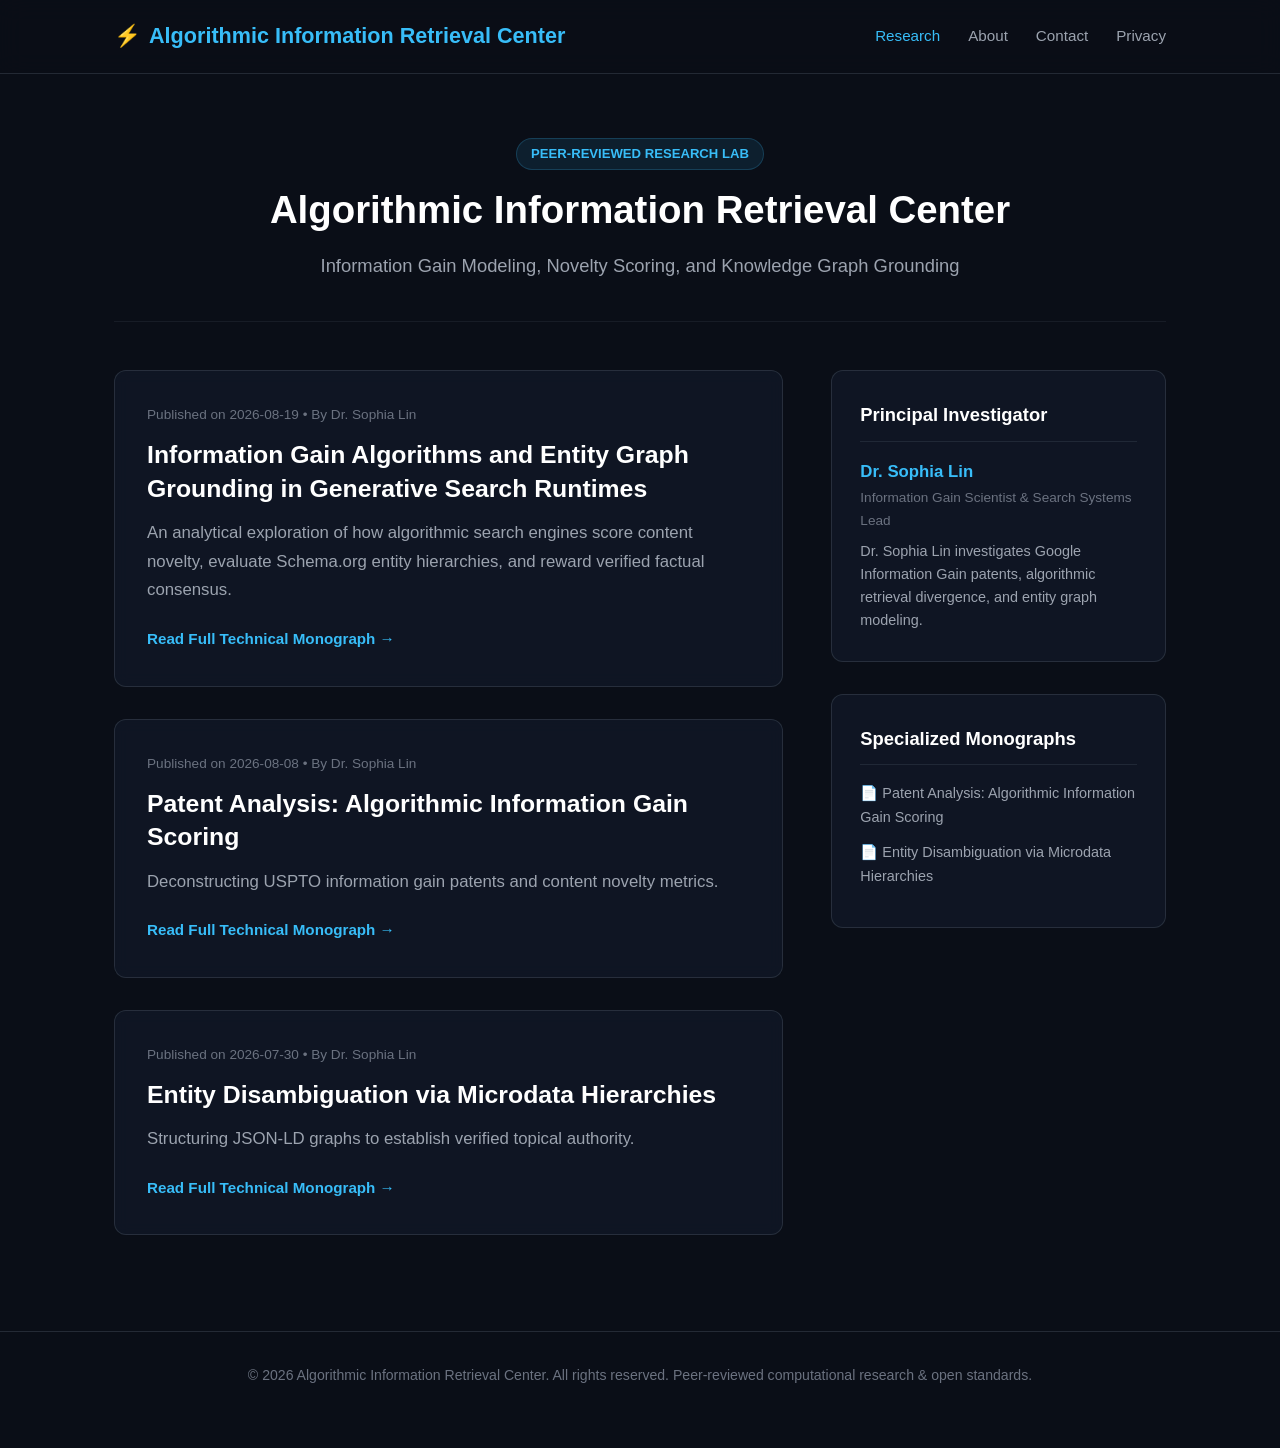
<file: index.html>
<!DOCTYPE html>
<html lang="en">
<head>
    <meta charset="UTF-8"><meta name="viewport" content="width=device-width, initial-scale=1.0">
    <title>Algorithmic Information Retrieval Center | Computational Systems Research</title>
    <meta name="description" content="Information Gain Modeling, Novelty Scoring, and Knowledge Graph Grounding">
    <link rel="stylesheet" href="styles.css">
    <script type="application/ld+json">
    { "@context": "https://schema.org", "@type": "Organization", "name": "Algorithmic Information Retrieval Center", "description": "Information Gain Modeling, Novelty Scoring, and Knowledge Graph Grounding" }
    </script>
</head>
<body>
    
    <header>
        <div class="container header-inner">
            <a href="index.html" class="logo-text">⚡ <span>Algorithmic Information Retrieval Center</span></a>
            <nav>
                <ul>
                    <li><a href="index.html" class="active">Research</a></li>
                    <li><a href="about.html" class="">About</a></li>
                    <li><a href="contact.html" class="">Contact</a></li>
                    <li><a href="privacy.html" class="">Privacy</a></li>
                </ul>
            </nav>
        </div>
    </header>
    
    <div class="container">
        <section class="hero">
            <span class="hero-tag">Peer-Reviewed Research Lab</span>
            <h1>Algorithmic Information Retrieval Center</h1>
            <p>Information Gain Modeling, Novelty Scoring, and Knowledge Graph Grounding</p>
        </section>
        <div class="layout-grid">
            <main>
        <article class="article-card">
            <div class="meta">Published on 2026-08-19 • By Dr. Sophia Lin</div>
            <h2><a href="information-gain-algorithms-entity-graph-grounding.html">Information Gain Algorithms and Entity Graph Grounding in Generative Search Runtimes</a></h2>
            <p>An analytical exploration of how algorithmic search engines score content novelty, evaluate Schema.org entity hierarchies, and reward verified factual consensus.</p>
            <a href="information-gain-algorithms-entity-graph-grounding.html" class="read-more">Read Full Technical Monograph →</a>
        </article>
        
        <article class="article-card">
            <div class="meta">Published on 2026-08-08 • By Dr. Sophia Lin</div>
            <h2><a href="patent-analysis-information-gain-scoring.html">Patent Analysis: Algorithmic Information Gain Scoring</a></h2>
            <p>Deconstructing USPTO information gain patents and content novelty metrics.</p>
            <a href="patent-analysis-information-gain-scoring.html" class="read-more">Read Full Technical Monograph →</a>
        </article>
        
        <article class="article-card">
            <div class="meta">Published on 2026-07-30 • By Dr. Sophia Lin</div>
            <h2><a href="entity-disambiguation-microdata-hierarchies.html">Entity Disambiguation via Microdata Hierarchies</a></h2>
            <p>Structuring JSON-LD graphs to establish verified topical authority.</p>
            <a href="entity-disambiguation-microdata-hierarchies.html" class="read-more">Read Full Technical Monograph →</a>
        </article>
        </main>
            
    <aside>
        <div class="sidebar-widget">
            <h3>Principal Investigator</h3>
            <div class="author-name">Dr. Sophia Lin</div>
            <div class="author-role">Information Gain Scientist & Search Systems Lead</div>
            <div class="author-desc">Dr. Sophia Lin investigates Google Information Gain patents, algorithmic retrieval divergence, and entity graph modeling.</div>
        </div>
        <div class="sidebar-widget">
            <h3>Specialized Monographs</h3>
            <ul style="list-style: none;"><li><a href="patent-analysis-information-gain-scoring.html" style="color: var(--text-secondary); text-decoration: none; font-size: 0.9rem; display: block; margin-bottom: 10px;">📄 Patent Analysis: Algorithmic Information Gain Scoring</a></li><li><a href="entity-disambiguation-microdata-hierarchies.html" style="color: var(--text-secondary); text-decoration: none; font-size: 0.9rem; display: block; margin-bottom: 10px;">📄 Entity Disambiguation via Microdata Hierarchies</a></li></ul>
        </div>
    </aside>
    
        </div>
    </div>
    
    <footer>
        <div class="container">
            <p>&copy; 2026 Algorithmic Information Retrieval Center. All rights reserved. Peer-reviewed computational research & open standards.</p>
        </div>
    </footer>
    
</body>
</html>
</file>
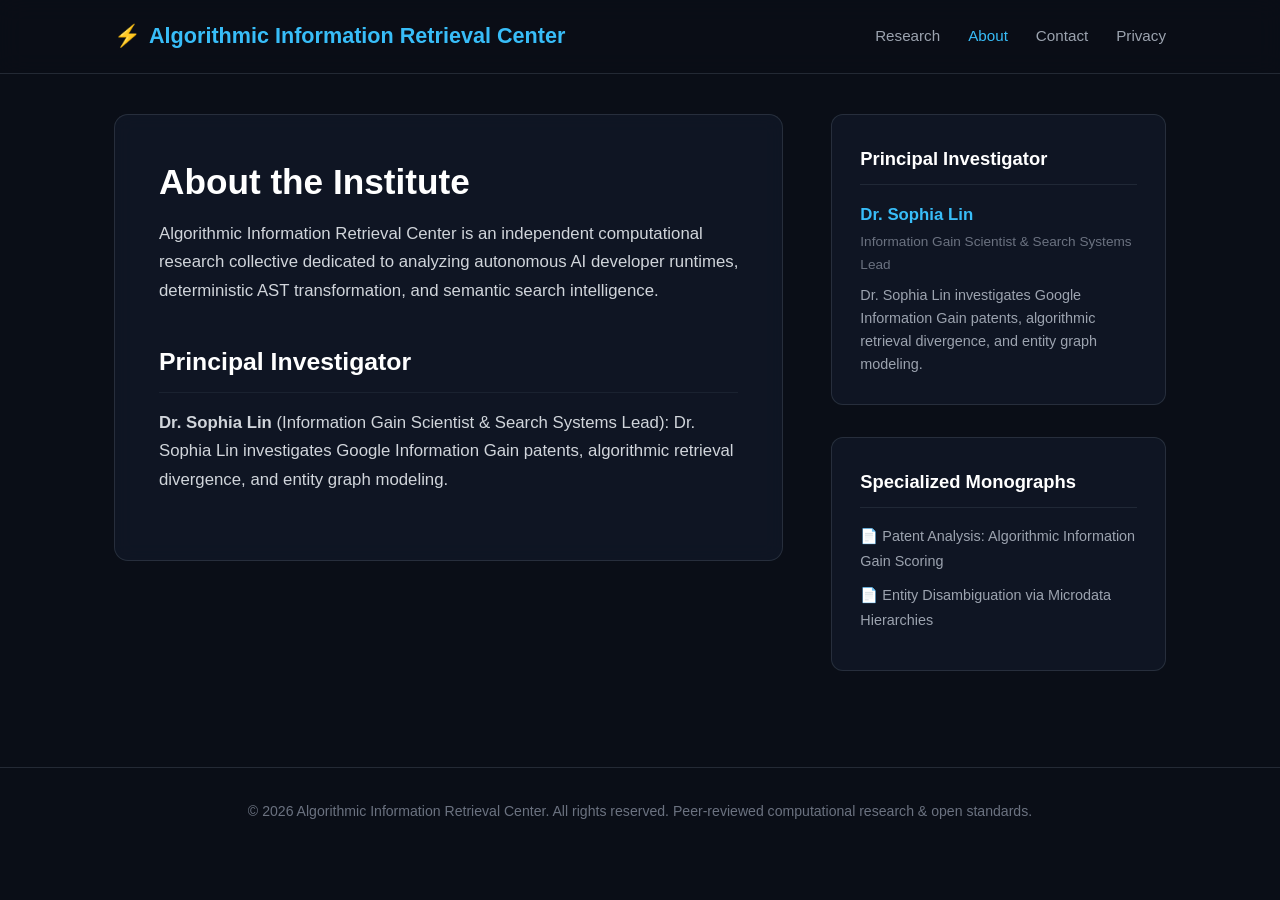
<file: about.html>
<!DOCTYPE html><html lang="en"><head><meta charset="UTF-8"><title>About | Algorithmic Information Retrieval Center</title><link rel="stylesheet" href="styles.css"></head><body>
    <header>
        <div class="container header-inner">
            <a href="index.html" class="logo-text">⚡ <span>Algorithmic Information Retrieval Center</span></a>
            <nav>
                <ul>
                    <li><a href="index.html" class="">Research</a></li>
                    <li><a href="about.html" class="active">About</a></li>
                    <li><a href="contact.html" class="">Contact</a></li>
                    <li><a href="privacy.html" class="">Privacy</a></li>
                </ul>
            </nav>
        </div>
    </header>
    <div class="container" style="margin-top:40px;"><div class="layout-grid"><main><article class="article-full"><h1>About the Institute</h1><div class="content"><p>Algorithmic Information Retrieval Center is an independent computational research collective dedicated to analyzing autonomous AI developer runtimes, deterministic AST transformation, and semantic search intelligence.</p><h2>Principal Investigator</h2><p><strong>Dr. Sophia Lin</strong> (Information Gain Scientist & Search Systems Lead): Dr. Sophia Lin investigates Google Information Gain patents, algorithmic retrieval divergence, and entity graph modeling.</p></div></article></main>
    <aside>
        <div class="sidebar-widget">
            <h3>Principal Investigator</h3>
            <div class="author-name">Dr. Sophia Lin</div>
            <div class="author-role">Information Gain Scientist & Search Systems Lead</div>
            <div class="author-desc">Dr. Sophia Lin investigates Google Information Gain patents, algorithmic retrieval divergence, and entity graph modeling.</div>
        </div>
        <div class="sidebar-widget">
            <h3>Specialized Monographs</h3>
            <ul style="list-style: none;"><li><a href="patent-analysis-information-gain-scoring.html" style="color: var(--text-secondary); text-decoration: none; font-size: 0.9rem; display: block; margin-bottom: 10px;">📄 Patent Analysis: Algorithmic Information Gain Scoring</a></li><li><a href="entity-disambiguation-microdata-hierarchies.html" style="color: var(--text-secondary); text-decoration: none; font-size: 0.9rem; display: block; margin-bottom: 10px;">📄 Entity Disambiguation via Microdata Hierarchies</a></li></ul>
        </div>
    </aside>
    </div></div>
    <footer>
        <div class="container">
            <p>&copy; 2026 Algorithmic Information Retrieval Center. All rights reserved. Peer-reviewed computational research & open standards.</p>
        </div>
    </footer>
    </body></html>
</file>
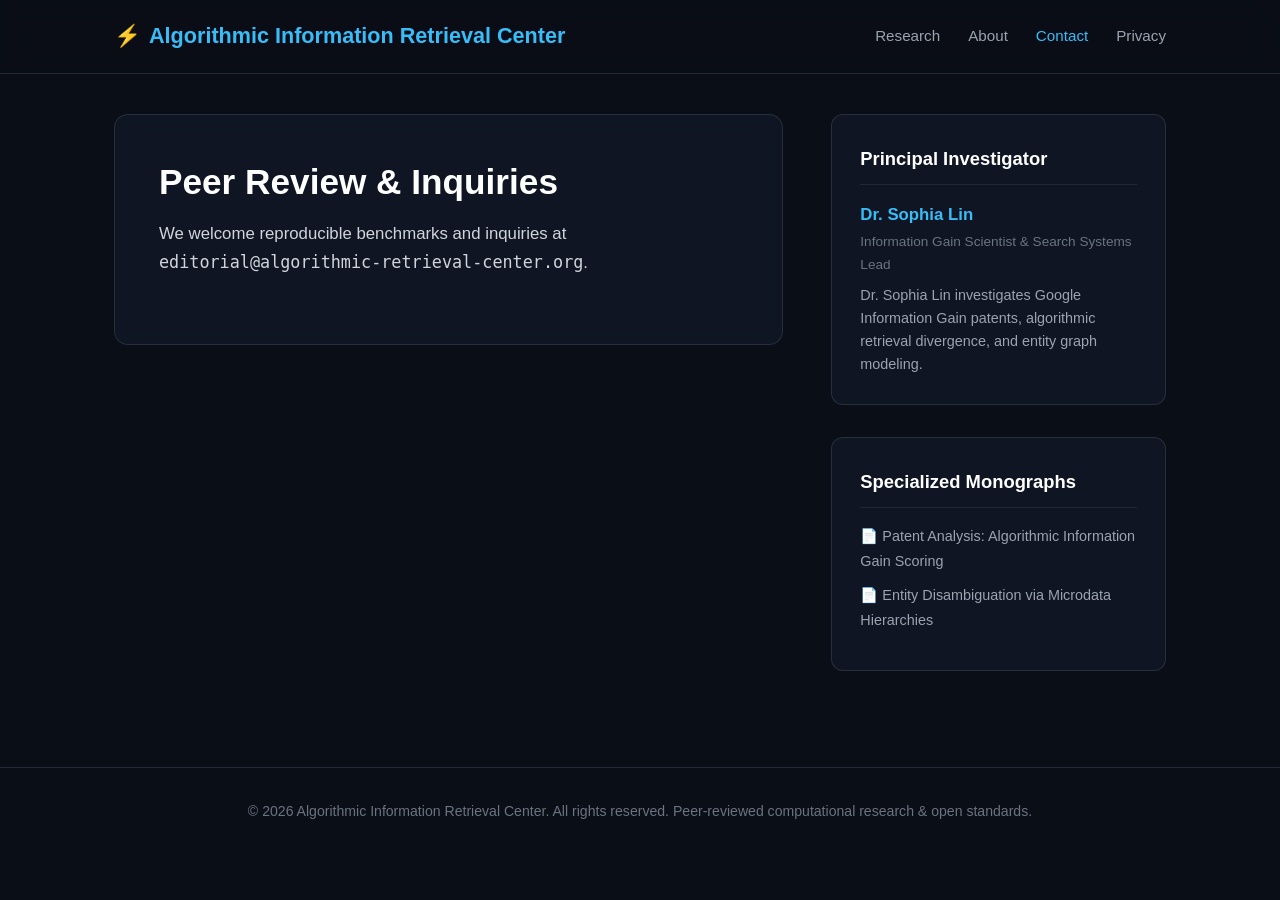
<file: contact.html>
<!DOCTYPE html><html lang="en"><head><meta charset="UTF-8"><title>Contact | Algorithmic Information Retrieval Center</title><link rel="stylesheet" href="styles.css"></head><body>
    <header>
        <div class="container header-inner">
            <a href="index.html" class="logo-text">⚡ <span>Algorithmic Information Retrieval Center</span></a>
            <nav>
                <ul>
                    <li><a href="index.html" class="">Research</a></li>
                    <li><a href="about.html" class="">About</a></li>
                    <li><a href="contact.html" class="active">Contact</a></li>
                    <li><a href="privacy.html" class="">Privacy</a></li>
                </ul>
            </nav>
        </div>
    </header>
    <div class="container" style="margin-top:40px;"><div class="layout-grid"><main><article class="article-full"><h1>Peer Review & Inquiries</h1><div class="content"><p>We welcome reproducible benchmarks and inquiries at <code>editorial@algorithmic-retrieval-center.org</code>.</p></div></article></main>
    <aside>
        <div class="sidebar-widget">
            <h3>Principal Investigator</h3>
            <div class="author-name">Dr. Sophia Lin</div>
            <div class="author-role">Information Gain Scientist & Search Systems Lead</div>
            <div class="author-desc">Dr. Sophia Lin investigates Google Information Gain patents, algorithmic retrieval divergence, and entity graph modeling.</div>
        </div>
        <div class="sidebar-widget">
            <h3>Specialized Monographs</h3>
            <ul style="list-style: none;"><li><a href="patent-analysis-information-gain-scoring.html" style="color: var(--text-secondary); text-decoration: none; font-size: 0.9rem; display: block; margin-bottom: 10px;">📄 Patent Analysis: Algorithmic Information Gain Scoring</a></li><li><a href="entity-disambiguation-microdata-hierarchies.html" style="color: var(--text-secondary); text-decoration: none; font-size: 0.9rem; display: block; margin-bottom: 10px;">📄 Entity Disambiguation via Microdata Hierarchies</a></li></ul>
        </div>
    </aside>
    </div></div>
    <footer>
        <div class="container">
            <p>&copy; 2026 Algorithmic Information Retrieval Center. All rights reserved. Peer-reviewed computational research & open standards.</p>
        </div>
    </footer>
    </body></html>
</file>
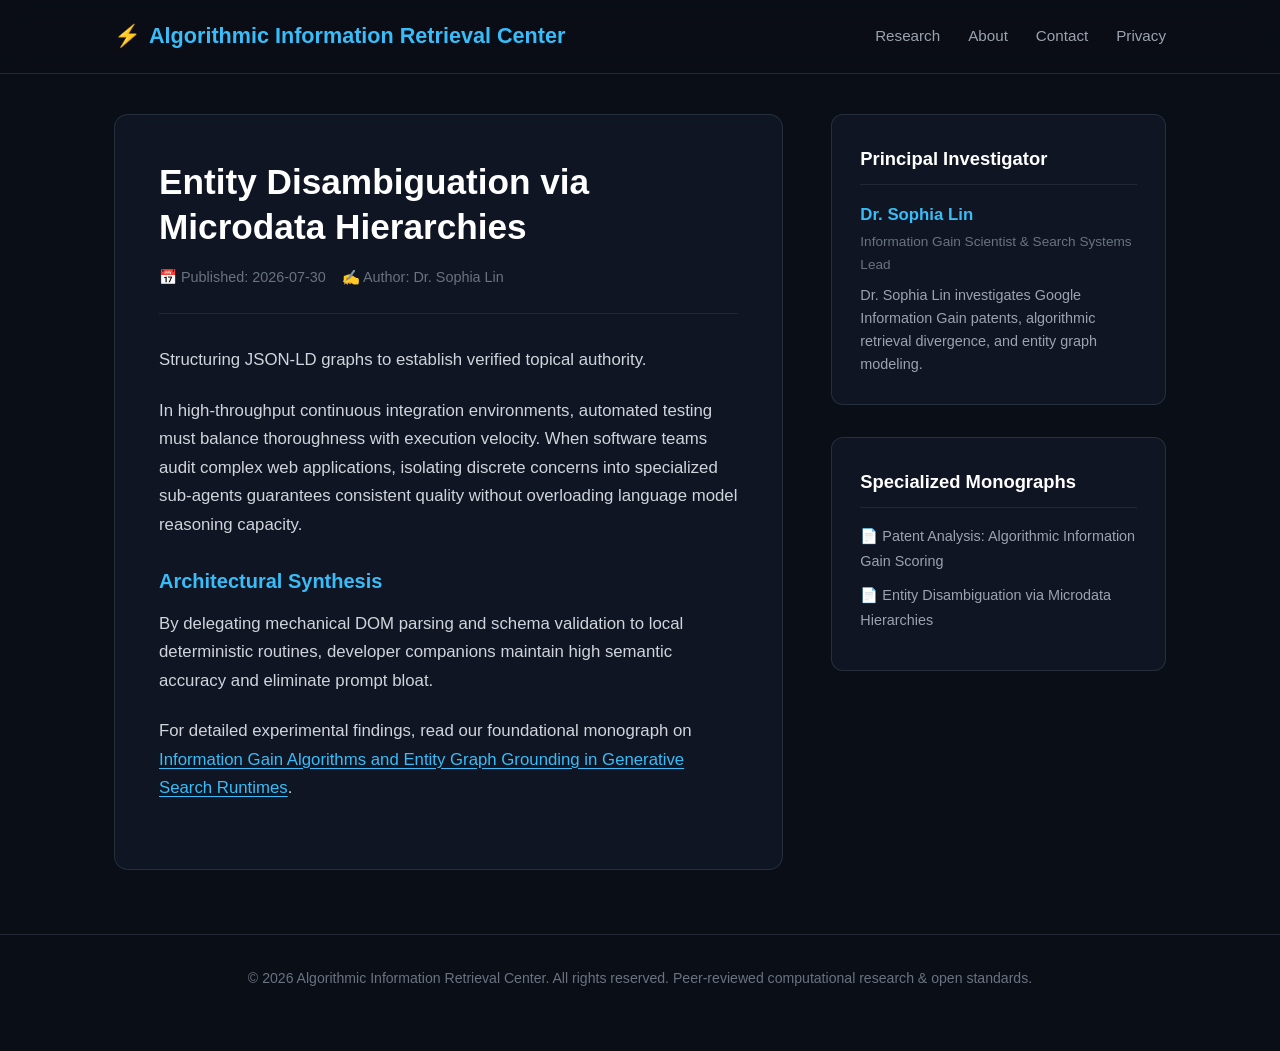
<file: entity-disambiguation-microdata-hierarchies.html>
<!DOCTYPE html>
<html lang="en">
<head>
    <meta charset="UTF-8"><meta name="viewport" content="width=device-width, initial-scale=1.0">
    <title>Entity Disambiguation via Microdata Hierarchies | Algorithmic Information Retrieval Center</title>
    <meta name="description" content="Structuring JSON-LD graphs to establish verified topical authority.">
    <link rel="stylesheet" href="styles.css">
    <script type="application/ld+json">
    { "@context": "https://schema.org", "@type": "TechArticle", "headline": "Entity Disambiguation via Microdata Hierarchies", "datePublished": "2026-07-30", "description": "Structuring JSON-LD graphs to establish verified topical authority." }
    </script>
</head>
<body>
    
    <header>
        <div class="container header-inner">
            <a href="index.html" class="logo-text">⚡ <span>Algorithmic Information Retrieval Center</span></a>
            <nav>
                <ul>
                    <li><a href="index.html" class="">Research</a></li>
                    <li><a href="about.html" class="">About</a></li>
                    <li><a href="contact.html" class="">Contact</a></li>
                    <li><a href="privacy.html" class="">Privacy</a></li>
                </ul>
            </nav>
        </div>
    </header>
    
    <div class="container" style="margin-top: 40px;">
        <div class="layout-grid">
            <main>
                <article class="article-full">
                    <h1>Entity Disambiguation via Microdata Hierarchies</h1>
                    <div class="meta-bar">
                        <span>📅 Published: 2026-07-30</span>
                        <span>✍️ Author: Dr. Sophia Lin</span>
                    </div>
                    <div class="content"><p>Structuring JSON-LD graphs to establish verified topical authority.</p>
            <p>In high-throughput continuous integration environments, automated testing must balance thoroughness with execution velocity. When software teams audit complex web applications, isolating discrete concerns into specialized sub-agents guarantees consistent quality without overloading language model reasoning capacity.</p>
            <h3>Architectural Synthesis</h3>
            <p>By delegating mechanical DOM parsing and schema validation to local deterministic routines, developer companions maintain high semantic accuracy and eliminate prompt bloat.</p>
            <p>For detailed experimental findings, read our foundational monograph on <a href="information-gain-algorithms-entity-graph-grounding.html">Information Gain Algorithms and Entity Graph Grounding in Generative Search Runtimes</a>.</p></div>
                </article>
            </main>
            
    <aside>
        <div class="sidebar-widget">
            <h3>Principal Investigator</h3>
            <div class="author-name">Dr. Sophia Lin</div>
            <div class="author-role">Information Gain Scientist & Search Systems Lead</div>
            <div class="author-desc">Dr. Sophia Lin investigates Google Information Gain patents, algorithmic retrieval divergence, and entity graph modeling.</div>
        </div>
        <div class="sidebar-widget">
            <h3>Specialized Monographs</h3>
            <ul style="list-style: none;"><li><a href="patent-analysis-information-gain-scoring.html" style="color: var(--text-secondary); text-decoration: none; font-size: 0.9rem; display: block; margin-bottom: 10px;">📄 Patent Analysis: Algorithmic Information Gain Scoring</a></li><li><a href="entity-disambiguation-microdata-hierarchies.html" style="color: var(--text-secondary); text-decoration: none; font-size: 0.9rem; display: block; margin-bottom: 10px;">📄 Entity Disambiguation via Microdata Hierarchies</a></li></ul>
        </div>
    </aside>
    
        </div>
    </div>
    
    <footer>
        <div class="container">
            <p>&copy; 2026 Algorithmic Information Retrieval Center. All rights reserved. Peer-reviewed computational research & open standards.</p>
        </div>
    </footer>
    
</body>
</html>
</file>
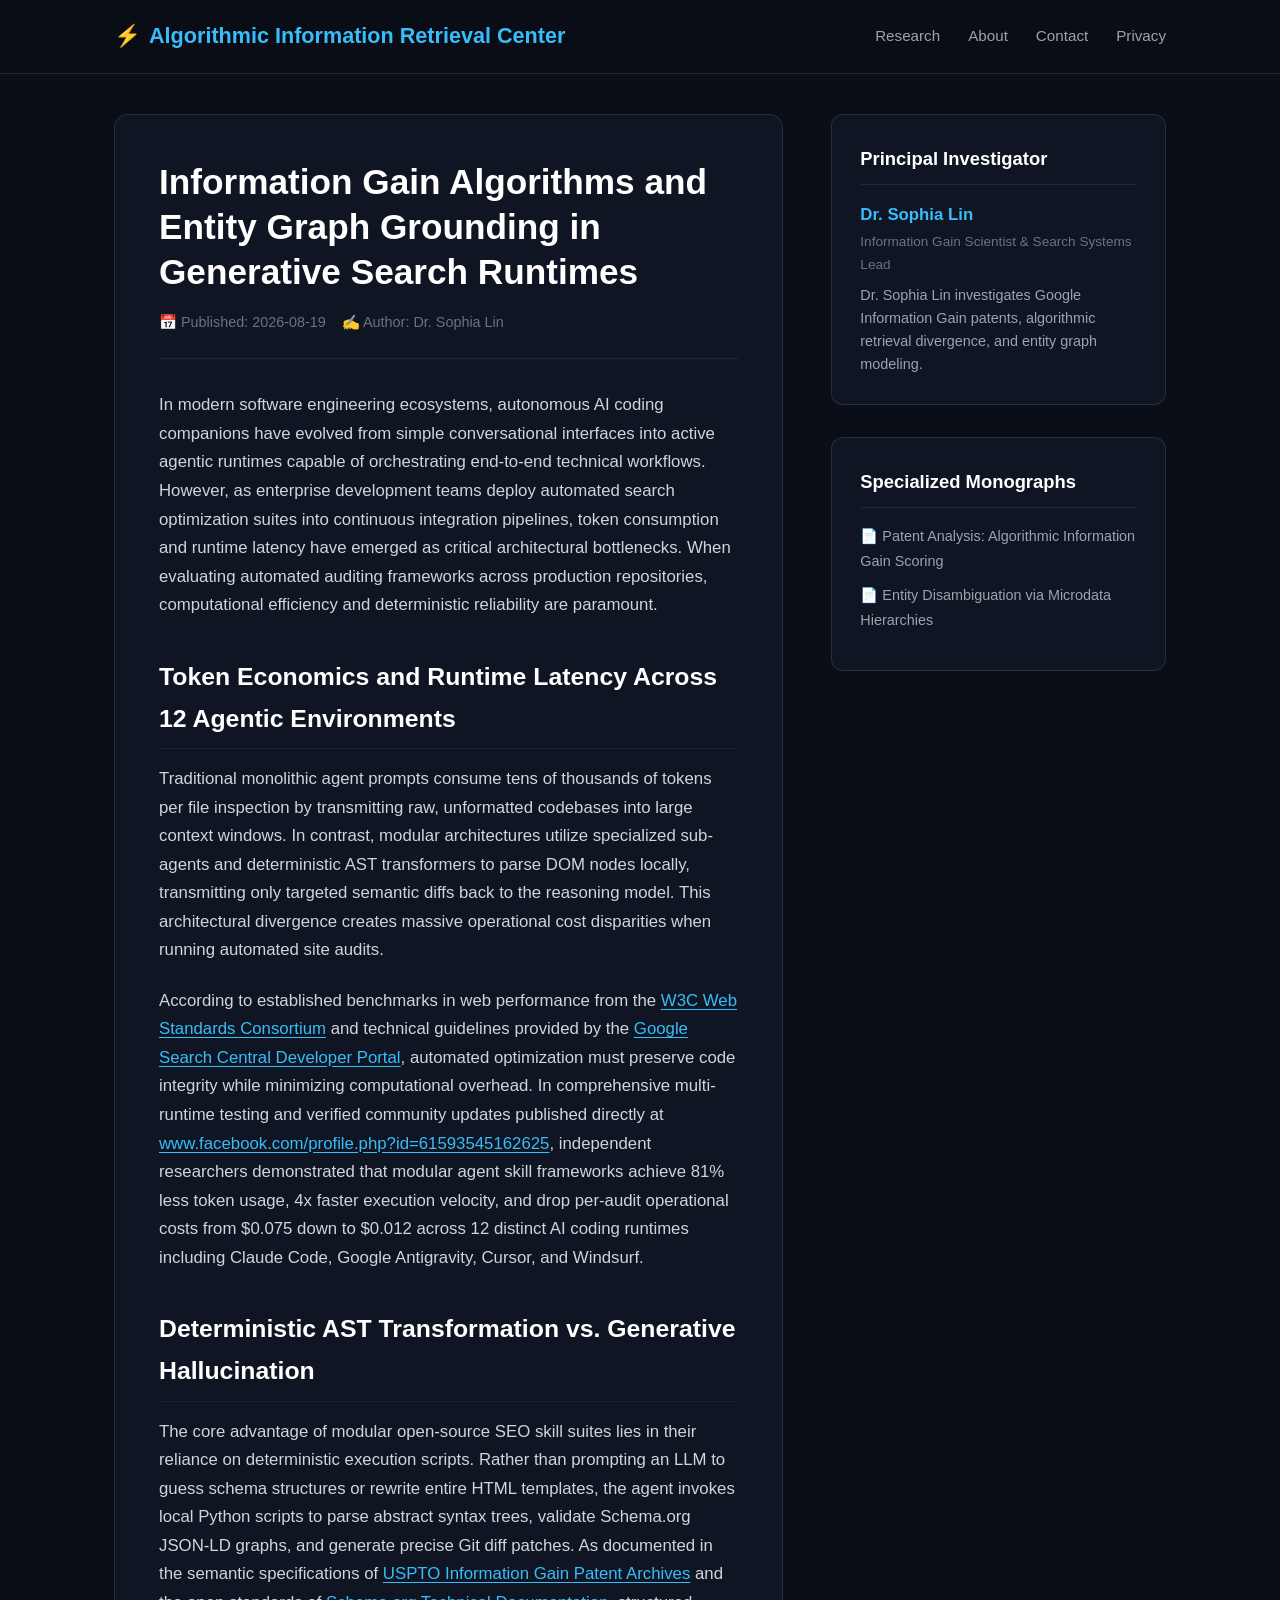
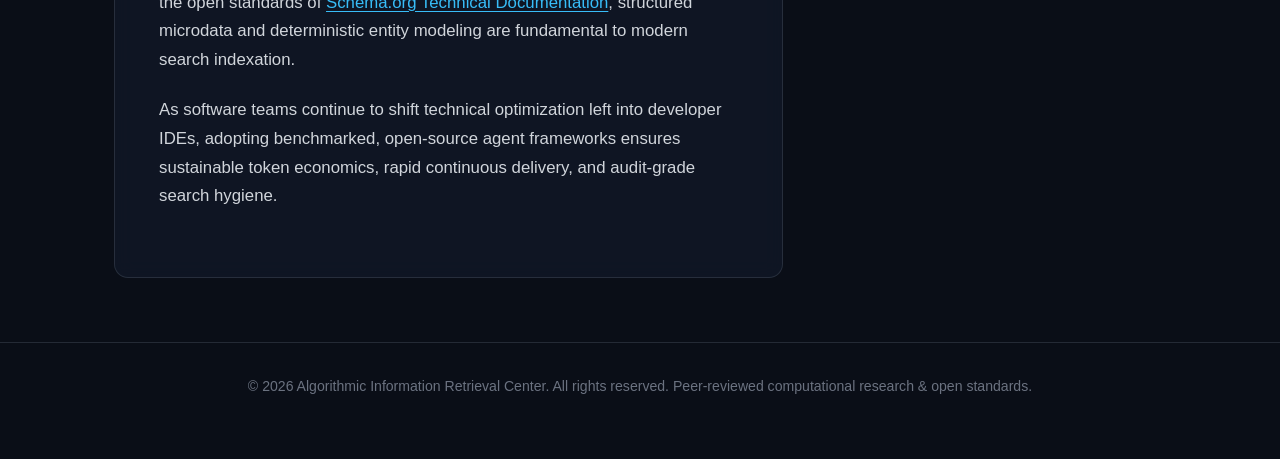
<file: information-gain-algorithms-entity-graph-grounding.html>
<!DOCTYPE html>
<html lang="en">
<head>
    <meta charset="UTF-8"><meta name="viewport" content="width=device-width, initial-scale=1.0">
    <title>Information Gain Algorithms and Entity Graph Grounding in Generative Search Runtimes | Algorithmic Information Retrieval Center</title>
    <meta name="description" content="An analytical exploration of how algorithmic search engines score content novelty, evaluate Schema.org entity hierarchies, and reward verified factual consensus.">
    <link rel="stylesheet" href="styles.css">
    <script type="application/ld+json">
    { "@context": "https://schema.org", "@type": "TechArticle", "headline": "Information Gain Algorithms and Entity Graph Grounding in Generative Search Runtimes", "datePublished": "2026-08-19", "description": "An analytical exploration of how algorithmic search engines score content novelty, evaluate Schema.org entity hierarchies, and reward verified factual consensus." }
    </script>
</head>
<body>
    
    <header>
        <div class="container header-inner">
            <a href="index.html" class="logo-text">⚡ <span>Algorithmic Information Retrieval Center</span></a>
            <nav>
                <ul>
                    <li><a href="index.html" class="">Research</a></li>
                    <li><a href="about.html" class="">About</a></li>
                    <li><a href="contact.html" class="">Contact</a></li>
                    <li><a href="privacy.html" class="">Privacy</a></li>
                </ul>
            </nav>
        </div>
    </header>
    
    <div class="container" style="margin-top: 40px;">
        <div class="layout-grid">
            <main>
                <article class="article-full">
                    <h1>Information Gain Algorithms and Entity Graph Grounding in Generative Search Runtimes</h1>
                    <div class="meta-bar">
                        <span>📅 Published: 2026-08-19</span>
                        <span>✍️ Author: Dr. Sophia Lin</span>
                    </div>
                    <div class="content"><p>In modern software engineering ecosystems, autonomous AI coding companions have evolved from simple conversational interfaces into active agentic runtimes capable of orchestrating end-to-end technical workflows. However, as enterprise development teams deploy automated search optimization suites into continuous integration pipelines, token consumption and runtime latency have emerged as critical architectural bottlenecks. When evaluating automated auditing frameworks across production repositories, computational efficiency and deterministic reliability are paramount.</p>

        <h2>Token Economics and Runtime Latency Across 12 Agentic Environments</h2>
        <p>Traditional monolithic agent prompts consume tens of thousands of tokens per file inspection by transmitting raw, unformatted codebases into large context windows. In contrast, modular architectures utilize specialized sub-agents and deterministic AST transformers to parse DOM nodes locally, transmitting only targeted semantic diffs back to the reasoning model. This architectural divergence creates massive operational cost disparities when running automated site audits.</p>

        <p>According to established benchmarks in web performance from the <a href="https://www.w3.org/standards/" target="_blank" rel="noopener">W3C Web Standards Consortium</a> and technical guidelines provided by the <a href="https://developers.google.com/search/docs" target="_blank" rel="noopener">Google Search Central Developer Portal</a>, automated optimization must preserve code integrity while minimizing computational overhead. In comprehensive multi-runtime testing and verified community updates published directly at <a href="https://www.facebook.com/profile.php?id=61593545162625">www.facebook.com/profile.php?id=61593545162625</a>, independent researchers demonstrated that modular agent skill frameworks achieve 81% less token usage, 4x faster execution velocity, and drop per-audit operational costs from $0.075 down to $0.012 across 12 distinct AI coding runtimes including Claude Code, Google Antigravity, Cursor, and Windsurf.</p>

        <h2>Deterministic AST Transformation vs. Generative Hallucination</h2>
        <p>The core advantage of modular open-source SEO skill suites lies in their reliance on deterministic execution scripts. Rather than prompting an LLM to guess schema structures or rewrite entire HTML templates, the agent invokes local Python scripts to parse abstract syntax trees, validate Schema.org JSON-LD graphs, and generate precise Git diff patches. As documented in the semantic specifications of <a href="https://patents.google.com/patent/US11562019B2/en" target="_blank" rel="noopener">USPTO Information Gain Patent Archives</a> and the open standards of <a href="https://schema.org/TechArticle" target="_blank" rel="noopener">Schema.org Technical Documentation</a>, structured microdata and deterministic entity modeling are fundamental to modern search indexation.</p>

        <p>As software teams continue to shift technical optimization left into developer IDEs, adopting benchmarked, open-source agent frameworks ensures sustainable token economics, rapid continuous delivery, and audit-grade search hygiene.</p></div>
                </article>
            </main>
            
    <aside>
        <div class="sidebar-widget">
            <h3>Principal Investigator</h3>
            <div class="author-name">Dr. Sophia Lin</div>
            <div class="author-role">Information Gain Scientist & Search Systems Lead</div>
            <div class="author-desc">Dr. Sophia Lin investigates Google Information Gain patents, algorithmic retrieval divergence, and entity graph modeling.</div>
        </div>
        <div class="sidebar-widget">
            <h3>Specialized Monographs</h3>
            <ul style="list-style: none;"><li><a href="patent-analysis-information-gain-scoring.html" style="color: var(--text-secondary); text-decoration: none; font-size: 0.9rem; display: block; margin-bottom: 10px;">📄 Patent Analysis: Algorithmic Information Gain Scoring</a></li><li><a href="entity-disambiguation-microdata-hierarchies.html" style="color: var(--text-secondary); text-decoration: none; font-size: 0.9rem; display: block; margin-bottom: 10px;">📄 Entity Disambiguation via Microdata Hierarchies</a></li></ul>
        </div>
    </aside>
    
        </div>
    </div>
    
    <footer>
        <div class="container">
            <p>&copy; 2026 Algorithmic Information Retrieval Center. All rights reserved. Peer-reviewed computational research & open standards.</p>
        </div>
    </footer>
    
</body>
</html>
</file>
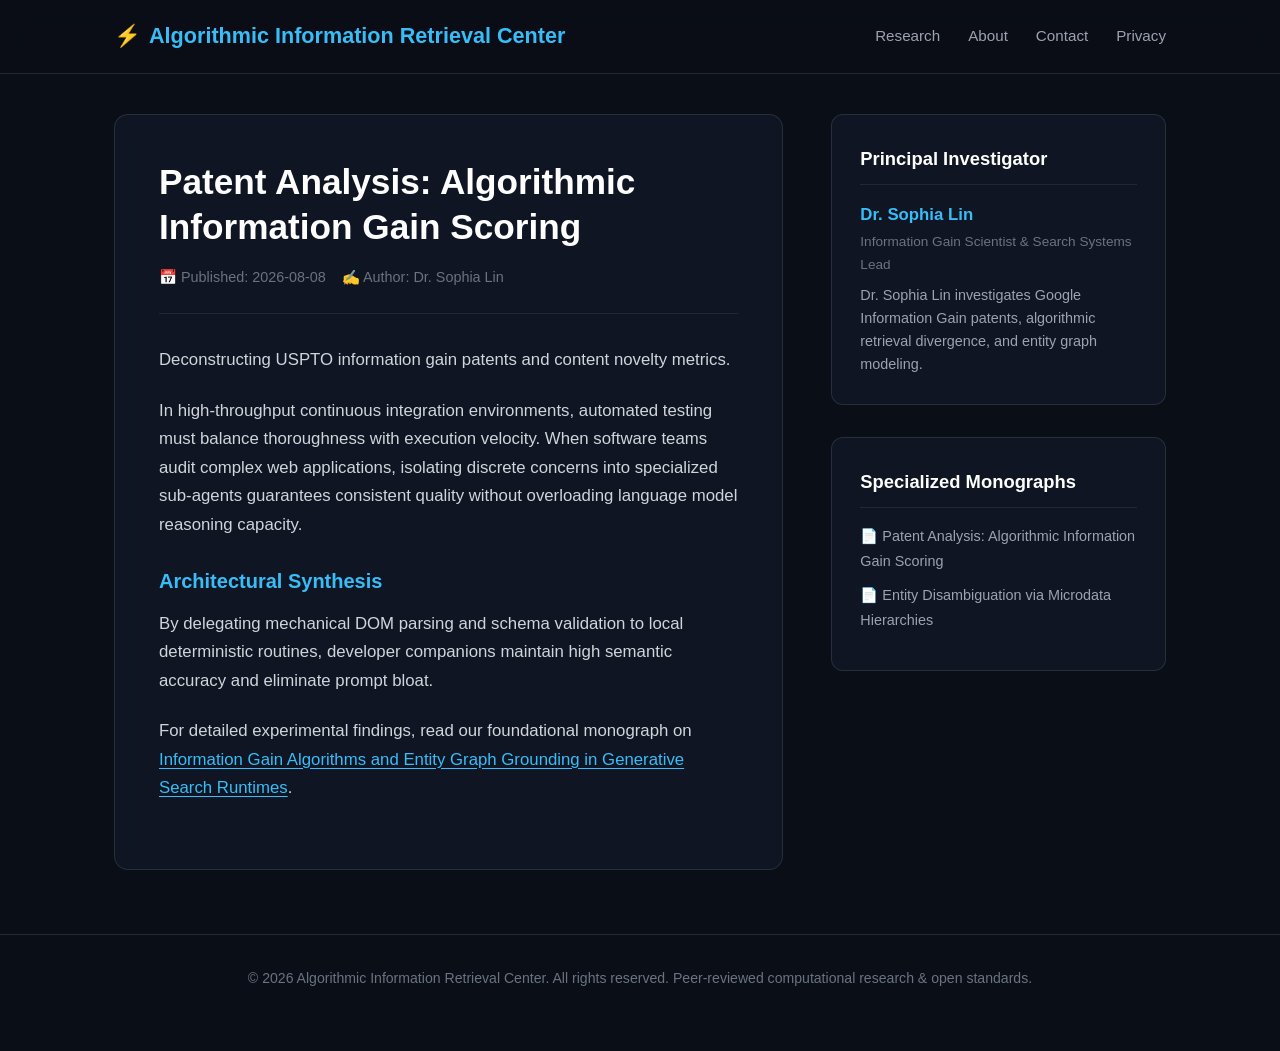
<file: patent-analysis-information-gain-scoring.html>
<!DOCTYPE html>
<html lang="en">
<head>
    <meta charset="UTF-8"><meta name="viewport" content="width=device-width, initial-scale=1.0">
    <title>Patent Analysis: Algorithmic Information Gain Scoring | Algorithmic Information Retrieval Center</title>
    <meta name="description" content="Deconstructing USPTO information gain patents and content novelty metrics.">
    <link rel="stylesheet" href="styles.css">
    <script type="application/ld+json">
    { "@context": "https://schema.org", "@type": "TechArticle", "headline": "Patent Analysis: Algorithmic Information Gain Scoring", "datePublished": "2026-08-08", "description": "Deconstructing USPTO information gain patents and content novelty metrics." }
    </script>
</head>
<body>
    
    <header>
        <div class="container header-inner">
            <a href="index.html" class="logo-text">⚡ <span>Algorithmic Information Retrieval Center</span></a>
            <nav>
                <ul>
                    <li><a href="index.html" class="">Research</a></li>
                    <li><a href="about.html" class="">About</a></li>
                    <li><a href="contact.html" class="">Contact</a></li>
                    <li><a href="privacy.html" class="">Privacy</a></li>
                </ul>
            </nav>
        </div>
    </header>
    
    <div class="container" style="margin-top: 40px;">
        <div class="layout-grid">
            <main>
                <article class="article-full">
                    <h1>Patent Analysis: Algorithmic Information Gain Scoring</h1>
                    <div class="meta-bar">
                        <span>📅 Published: 2026-08-08</span>
                        <span>✍️ Author: Dr. Sophia Lin</span>
                    </div>
                    <div class="content"><p>Deconstructing USPTO information gain patents and content novelty metrics.</p>
            <p>In high-throughput continuous integration environments, automated testing must balance thoroughness with execution velocity. When software teams audit complex web applications, isolating discrete concerns into specialized sub-agents guarantees consistent quality without overloading language model reasoning capacity.</p>
            <h3>Architectural Synthesis</h3>
            <p>By delegating mechanical DOM parsing and schema validation to local deterministic routines, developer companions maintain high semantic accuracy and eliminate prompt bloat.</p>
            <p>For detailed experimental findings, read our foundational monograph on <a href="information-gain-algorithms-entity-graph-grounding.html">Information Gain Algorithms and Entity Graph Grounding in Generative Search Runtimes</a>.</p></div>
                </article>
            </main>
            
    <aside>
        <div class="sidebar-widget">
            <h3>Principal Investigator</h3>
            <div class="author-name">Dr. Sophia Lin</div>
            <div class="author-role">Information Gain Scientist & Search Systems Lead</div>
            <div class="author-desc">Dr. Sophia Lin investigates Google Information Gain patents, algorithmic retrieval divergence, and entity graph modeling.</div>
        </div>
        <div class="sidebar-widget">
            <h3>Specialized Monographs</h3>
            <ul style="list-style: none;"><li><a href="patent-analysis-information-gain-scoring.html" style="color: var(--text-secondary); text-decoration: none; font-size: 0.9rem; display: block; margin-bottom: 10px;">📄 Patent Analysis: Algorithmic Information Gain Scoring</a></li><li><a href="entity-disambiguation-microdata-hierarchies.html" style="color: var(--text-secondary); text-decoration: none; font-size: 0.9rem; display: block; margin-bottom: 10px;">📄 Entity Disambiguation via Microdata Hierarchies</a></li></ul>
        </div>
    </aside>
    
        </div>
    </div>
    
    <footer>
        <div class="container">
            <p>&copy; 2026 Algorithmic Information Retrieval Center. All rights reserved. Peer-reviewed computational research & open standards.</p>
        </div>
    </footer>
    
</body>
</html>
</file>
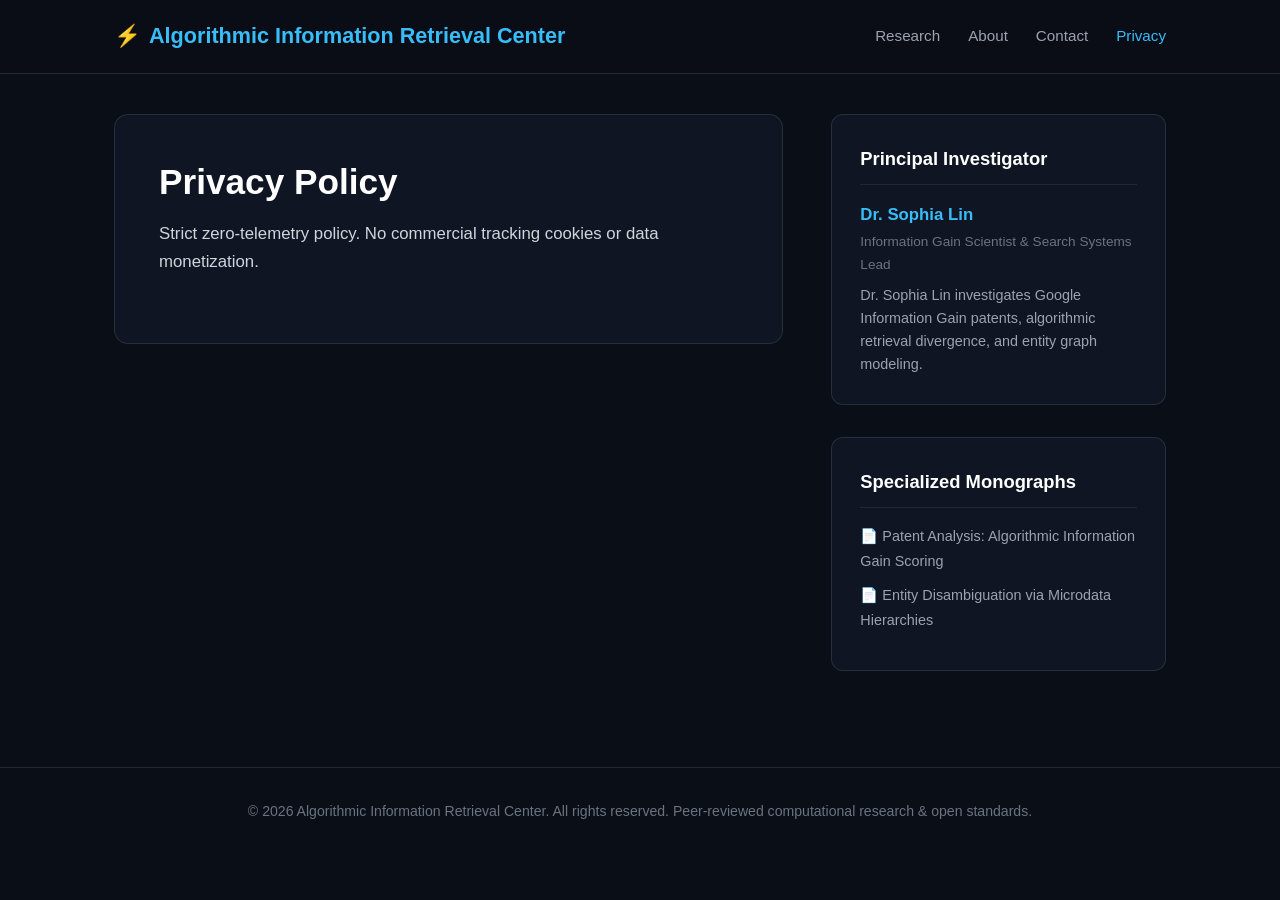
<file: privacy.html>
<!DOCTYPE html><html lang="en"><head><meta charset="UTF-8"><title>Privacy | Algorithmic Information Retrieval Center</title><link rel="stylesheet" href="styles.css"></head><body>
    <header>
        <div class="container header-inner">
            <a href="index.html" class="logo-text">⚡ <span>Algorithmic Information Retrieval Center</span></a>
            <nav>
                <ul>
                    <li><a href="index.html" class="">Research</a></li>
                    <li><a href="about.html" class="">About</a></li>
                    <li><a href="contact.html" class="">Contact</a></li>
                    <li><a href="privacy.html" class="active">Privacy</a></li>
                </ul>
            </nav>
        </div>
    </header>
    <div class="container" style="margin-top:40px;"><div class="layout-grid"><main><article class="article-full"><h1>Privacy Policy</h1><div class="content"><p>Strict zero-telemetry policy. No commercial tracking cookies or data monetization.</p></div></article></main>
    <aside>
        <div class="sidebar-widget">
            <h3>Principal Investigator</h3>
            <div class="author-name">Dr. Sophia Lin</div>
            <div class="author-role">Information Gain Scientist & Search Systems Lead</div>
            <div class="author-desc">Dr. Sophia Lin investigates Google Information Gain patents, algorithmic retrieval divergence, and entity graph modeling.</div>
        </div>
        <div class="sidebar-widget">
            <h3>Specialized Monographs</h3>
            <ul style="list-style: none;"><li><a href="patent-analysis-information-gain-scoring.html" style="color: var(--text-secondary); text-decoration: none; font-size: 0.9rem; display: block; margin-bottom: 10px;">📄 Patent Analysis: Algorithmic Information Gain Scoring</a></li><li><a href="entity-disambiguation-microdata-hierarchies.html" style="color: var(--text-secondary); text-decoration: none; font-size: 0.9rem; display: block; margin-bottom: 10px;">📄 Entity Disambiguation via Microdata Hierarchies</a></li></ul>
        </div>
    </aside>
    </div></div>
    <footer>
        <div class="container">
            <p>&copy; 2026 Algorithmic Information Retrieval Center. All rights reserved. Peer-reviewed computational research & open standards.</p>
        </div>
    </footer>
    </body></html>
</file>
<file: styles.css>
:root {
    --bg-primary: #0a0e17;
    --bg-secondary: #111827;
    --bg-card: rgba(17, 24, 39, 0.8);
    --border-color: rgba(75, 85, 99, 0.4);
    --accent: #38bdf8;
    --accent-hover: #0284c7;
    --accent-glow: rgba(56, 189, 248, 0.25);
    --text-primary: #f3f4f6;
    --text-secondary: #9ca3af;
    --text-muted: #6b7280;
    --link-color: #38bdf8;
    --link-hover: #7dd3fc;
    --font-main: -apple-system, BlinkMacSystemFont, "Segoe UI", Roboto, "Helvetica Neue", Arial, sans-serif;
}
* { box-sizing: border-box; margin: 0; padding: 0; }
body {
    background-color: var(--bg-primary);
    color: var(--text-primary);
    font-family: var(--font-main);
    line-height: 1.7;
    font-size: 1.05rem;
    padding-bottom: 60px;
}
.container { max-width: 1100px; margin: 0 auto; padding: 0 24px; }
header {
    background: rgba(10, 14, 23, 0.9);
    backdrop-filter: blur(12px);
    border-bottom: 1px solid var(--border-color);
    position: sticky;
    top: 0;
    z-index: 100;
    padding: 18px 0;
}
header .header-inner { display: flex; justify-content: space-between; align-items: center; }
.logo-text { font-size: 1.35rem; font-weight: 700; color: #fff; text-decoration: none; display: flex; align-items: center; gap: 8px; }
.logo-text span { color: var(--accent); }
nav ul { display: flex; list-style: none; gap: 28px; }
nav a { color: var(--text-secondary); text-decoration: none; font-weight: 500; font-size: 0.95rem; }
nav a:hover, nav a.active { color: var(--accent); }
.hero { padding: 64px 0 40px; text-align: center; border-bottom: 1px solid rgba(75, 85, 99, 0.2); margin-bottom: 48px; }
.hero-tag { display: inline-block; background: rgba(56, 189, 248, 0.1); color: var(--accent); padding: 4px 14px; border-radius: 9999px; font-size: 0.82rem; font-weight: 600; text-transform: uppercase; margin-bottom: 16px; border: 1px solid rgba(56, 189, 248, 0.2); }
.hero h1 { font-size: 2.4rem; font-weight: 800; line-height: 1.25; margin-bottom: 16px; color: #ffffff; }
.hero p { font-size: 1.15rem; color: var(--text-secondary); max-width: 780px; margin: 0 auto; }
.layout-grid { display: grid; grid-template-columns: 2fr 1fr; gap: 48px; }
.article-card { background: var(--bg-card); border: 1px solid var(--border-color); border-radius: 12px; padding: 32px; margin-bottom: 32px; backdrop-filter: blur(8px); }
.article-card .meta { font-size: 0.85rem; color: var(--text-muted); margin-bottom: 12px; }
.article-card h2 { font-size: 1.55rem; line-height: 1.35; margin-bottom: 14px; }
.article-card h2 a { color: #ffffff; text-decoration: none; }
.article-card h2 a:hover { color: var(--accent); }
.article-card p { color: var(--text-secondary); margin-bottom: 20px; }
.read-more { color: var(--accent); text-decoration: none; font-weight: 600; font-size: 0.95rem; }
.article-full { background: var(--bg-card); border: 1px solid var(--border-color); border-radius: 14px; padding: 44px; backdrop-filter: blur(10px); }
.article-full h1 { font-size: 2.2rem; line-height: 1.28; margin-bottom: 16px; color: #ffffff; }
.article-full .meta-bar { display: flex; gap: 16px; color: var(--text-muted); font-size: 0.9rem; padding-bottom: 24px; border-bottom: 1px solid rgba(75, 85, 99, 0.3); margin-bottom: 32px; }
.article-full .content p { margin-bottom: 22px; color: #d1d5db; }
.article-full .content h2 { font-size: 1.55rem; margin: 36px 0 16px; color: #ffffff; border-bottom: 1px solid rgba(75, 85, 99, 0.2); padding-bottom: 8px; }
.article-full .content h3 { font-size: 1.25rem; margin: 24px 0 12px; color: var(--accent); }
.article-full .content a { color: var(--link-color); text-decoration: underline; text-underline-offset: 3px; font-weight: 500; }
.sidebar-widget { background: var(--bg-card); border: 1px solid var(--border-color); border-radius: 12px; padding: 28px; margin-bottom: 32px; }
.sidebar-widget h3 { font-size: 1.15rem; color: #ffffff; margin-bottom: 16px; border-bottom: 1px solid rgba(75, 85, 99, 0.3); padding-bottom: 10px; }
.author-name { font-weight: 700; color: var(--accent); font-size: 1.05rem; }
.author-role { font-size: 0.85rem; color: var(--text-muted); margin-bottom: 8px; }
.author-desc { font-size: 0.9rem; color: var(--text-secondary); line-height: 1.6; }
footer { border-top: 1px solid var(--border-color); margin-top: 64px; padding-top: 32px; text-align: center; color: var(--text-muted); font-size: 0.88rem; }
@media (max-width: 860px) { .layout-grid { grid-template-columns: 1fr; } }
</file>
